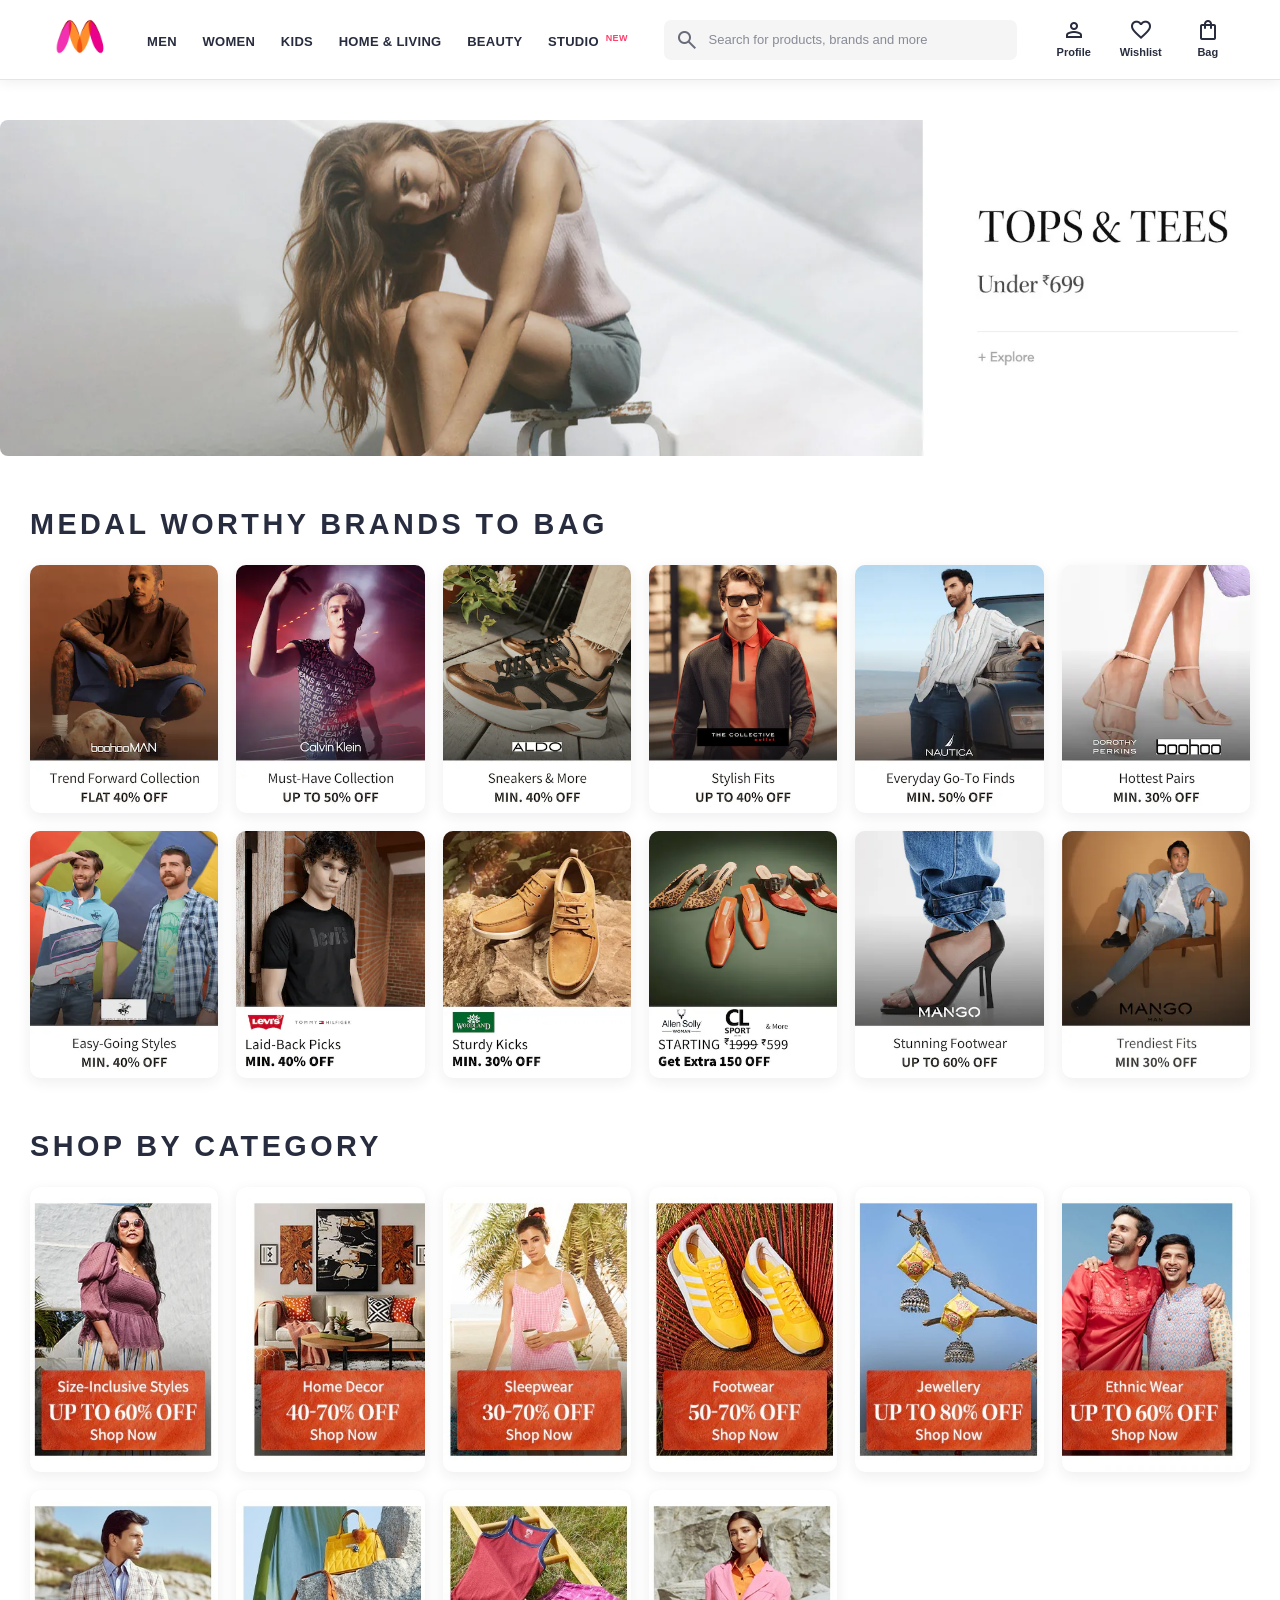
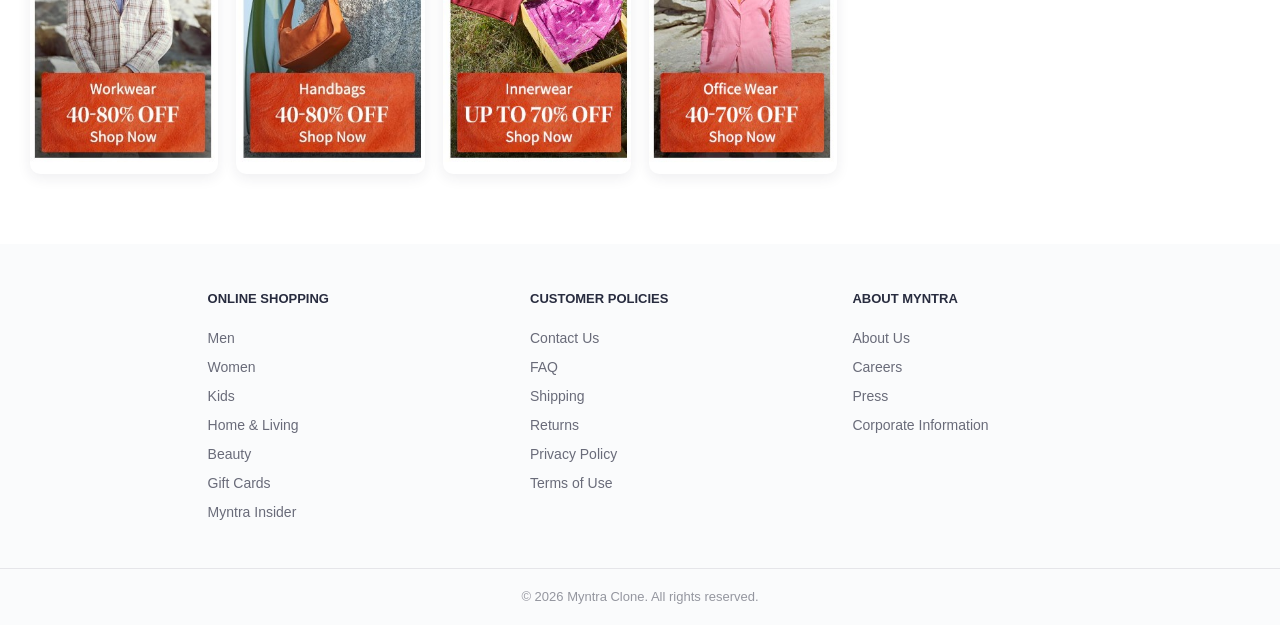
<file: Myntra_Clone/index.html>
<!DOCTYPE html>
<html lang="en">

<head>
      <!-- Set the character encoding and responsive layout for mobile screens. -->
      <meta charset="UTF-8">
      <meta name="viewport" content="width=device-width, initial-scale=1.0">

      <!-- Set the text shown in the browser tab. -->
      <title>Myntra Clone</title>

      <!-- Load the page styles from the separate CSS file. -->
      <link rel="stylesheet" href="style.css">

      <!-- Load Material Symbols for the search, profile, wishlist, and bag icons. -->
      <link rel="stylesheet"
            href="https://fonts.googleapis.com/css2?family=Material+Symbols+Outlined:opsz,wght,FILL,GRAD@20..48,100..700,0..1,-50..200">
</head>

<body>
      <!-- The header contains the logo, main navigation, search, and shopping actions. -->
      <header>
            <!-- Link the logo to the home page. -->
            <div class="logo_container">
                  <a href="#" aria-label="Myntra home">
                        <img class="myntra_home" src="images/myntra_logo.webp" alt="Myntra">
                  </a>
            </div>

            <!-- Main navigation links. -->
            <nav class="nav_bar" aria-label="Main navigation">
                  <a href="#">Men</a>
                  <a href="#">Women</a>
                  <a href="#">Kids</a>
                  <a href="#">Home &amp; Living</a>
                  <a href="#">Beauty</a>
                  <a href="#">Studio <sup>New</sup></a>
            </nav>

            <!-- Product search field. -->
            <form class="search_bar" role="search">
                  <label class="visually-hidden" for="product-search">Search products</label>
                  <span class="material-symbols-outlined search_icon" aria-hidden="true">
                        search
                  </span>
                  <input class="search_input" id="product-search" type="search"
                        placeholder="Search for products, brands and more">
            </form>

            <!-- Shortcuts to the user's profile, wishlist, and shopping bag. -->
            <div class="action_bar">
                  <a class="action_container" href="#" aria-label="Profile">
                        <span class="material-symbols-outlined action_icon" aria-hidden="true">
                              person
                        </span>
                        <span class="action_name">Profile</span>
                  </a>

                  <a class="action_container" href="#" aria-label="Wishlist">
                        <span class="material-symbols-outlined action_icon" aria-hidden="true">
                              favorite
                        </span>
                        <span class="action_name">Wishlist</span>
                  </a>

                  <a class="action_container" href="#" aria-label="Shopping bag">
                        <span class="material-symbols-outlined action_icon" aria-hidden="true">
                              shopping_bag
                        </span>
                        <span class="action_name">Bag</span>
                  </a>
            </div>
      </header>

      <!-- Main page content: promotional banner and product categories. -->
      <main>
            <p class="search_message" role="status" aria-live="polite" hidden></p>

            <!-- Main promotional banner. -->
            <section class="banner_container" aria-label="Featured promotion">
                  <img class="banner_image" src="images/banner.jpg" alt="Featured fashion promotion">
            </section>

            <!-- Promotional brand images. -->
            <section aria-labelledby="brands-heading">
                  <h1 class="category_heading" id="brands-heading">
                        Medal Worthy Brands to Bag
                  </h1>

                  <div class="category_items">
                        <a href="#" aria-label="Shop offer 1">
                              <img class="sale_item" src="images/offers/1.png" alt="Brand offer">
                        </a>
                        <a href="#" aria-label="Shop offer 2">
                              <img class="sale_item" src="images/offers/2.png" alt="Brand offer">
                        </a>
                        <a href="#" aria-label="Shop offer 3">
                              <img class="sale_item" src="images/offers/3.png" alt="Brand offer">
                        </a>
                        <a href="#" aria-label="Shop offer 4">
                              <img class="sale_item" src="images/offers/4.png" alt="Brand offer">
                        </a>
                        <a href="#" aria-label="Shop offer 5">
                              <img class="sale_item" src="images/offers/5.png" alt="Brand offer">
                        </a>
                        <a href="#" aria-label="Shop offer 6">
                              <img class="sale_item" src="images/offers/6.png" alt="Brand offer">
                        </a>
                        <a href="#" aria-label="Shop offer 7">
                              <img class="sale_item" src="images/offers/7.png" alt="Brand offer">
                        </a>
                        <a href="#" aria-label="Shop offer 8">
                              <img class="sale_item" src="images/offers/8.png" alt="Brand offer">
                        </a>
                        <a href="#" aria-label="Shop offer 9">
                              <img class="sale_item" src="images/offers/9.png" alt="Brand offer">
                        </a>
                        <a href="#" aria-label="Shop offer 10">
                              <img class="sale_item" src="images/offers/10.png" alt="Brand offer">
                        </a>
                        <a href="#" aria-label="Shop offer 11">
                              <img class="sale_item" src="images/offers/11.png" alt="Brand offer">
                        </a>
                        <a href="#" aria-label="Shop offer 12">
                              <img class="sale_item" src="images/offers/12.png" alt="Brand offer">
                        </a>
                  </div>
            </section>

            <!-- Product category images. -->
            <section aria-labelledby="categories-heading">
                  <h2 class="category_heading" id="categories-heading">
                        Shop by Category
                  </h2>

                  <div class="category_items">
                        <a href="#" aria-label="Shop category 1">
                              <img class="sale_item" src="images/catagories/1.jpg" alt="Fashion category">
                        </a>
                        <a href="#" aria-label="Shop category 2">
                              <img class="sale_item" src="images/catagories/2.jpg" alt="Fashion category">
                        </a>
                        <a href="#" aria-label="Shop category 3">
                              <img class="sale_item" src="images/catagories/3.jpg" alt="Fashion category">
                        </a>
                        <a href="#" aria-label="Shop category 4">
                              <img class="sale_item" src="images/catagories/4.jpg" alt="Fashion category">
                        </a>
                        <a href="#" aria-label="Shop category 5">
                              <img class="sale_item" src="images/catagories/5.jpg" alt="Fashion category">
                        </a>
                        <a href="#" aria-label="Shop category 6">
                              <img class="sale_item" src="images/catagories/6.jpg" alt="Fashion category">
                        </a>
                        <a href="#" aria-label="Shop category 7">
                              <img class="sale_item" src="images/catagories/7.jpg" alt="Fashion category">
                        </a>
                        <a href="#" aria-label="Shop category 8">
                              <img class="sale_item" src="images/catagories/8.jpg" alt="Fashion category">
                        </a>
                        <a href="#" aria-label="Shop category 9">
                              <img class="sale_item" src="images/catagories/9.jpg" alt="Fashion category">
                        </a>
                        <a href="#" aria-label="Shop category 10">
                              <img class="sale_item" src="images/catagories/10.jpg" alt="Fashion category">
                        </a>
                  </div>
            </section>
      </main>

      <!-- The footer contains useful shopping and company links. -->
      <footer>
            <div class="footer_container">
                  <!-- Shopping links. -->
                  <div class="footer_column">
                        <h2>Online Shopping</h2>
                        <a href="#">Men</a>
                        <a href="#">Women</a>
                        <a href="#">Kids</a>
                        <a href="#">Home &amp; Living</a>
                        <a href="#">Beauty</a>
                        <a href="#">Gift Cards</a>
                        <a href="#">Myntra Insider</a>
                  </div>

                  <!-- Customer service links. -->
                  <div class="footer_column">
                        <h2>Customer Policies</h2>
                        <a href="#">Contact Us</a>
                        <a href="#">FAQ</a>
                        <a href="#">Shipping</a>
                        <a href="#">Returns</a>
                        <a href="#">Privacy Policy</a>
                        <a href="#">Terms of Use</a>
                  </div>

                  <!-- General company links. -->
                  <div class="footer_column">
                        <h2>About Myntra</h2>
                        <a href="#">About Us</a>
                        <a href="#">Careers</a>
                        <a href="#">Press</a>
                        <a href="#">Corporate Information</a>
                  </div>
            </div>

            <hr>

            <!-- Copyright notice. -->
            <p class="copyright">
                  &copy; 2026 Myntra Clone. All rights reserved.
            </p>
      </footer>
      <script src="script.js" defer></script>
</body>

</html>
</file>
<file: Myntra_Clone/style.css>
/* =========================================================
   1. DESIGN SETTINGS
   Change these variables to update the site colors in one place.
   ========================================================= */
:root {
    --color-primary: #ff3f6c;
    --color-primary-dark: #e8325d;
    --color-purple: #6750a4;
    --color-yellow: #ffc857;
    --color-text: #282c3f;
    --color-muted: #696b79;
    --color-page: #ffffff;
    --color-soft: #f5f5f6;
    --color-footer: #fafbfc;
    --color-border: #e5e5e9;
    --shadow-header: 0 2px 12px rgb(40 44 63 / 8%);
}

/* =========================================================
   2. RESET AND BASE STYLES
   Remove default spacing and use predictable element sizing.
   ========================================================= */
* {
    box-sizing: border-box;
    margin: 0;
    padding: 0;
}

html {
    scroll-behavior: smooth;
}

body {
    background: var(--color-page);
    color: var(--color-text);
    font-family:
        Assistant, -apple-system, BlinkMacSystemFont, "Segoe UI", Roboto,
        Helvetica, Arial, sans-serif;
    line-height: 1.5;
}

/* Make images responsive and prevent extra space below them. */
img {
    display: block;
    max-width: 100%;
}

/* Keep keyboard focus visible for accessible navigation. */
a:focus-visible,
input:focus-visible {
    outline: 3px solid var(--color-purple);
    outline-offset: 3px;
}

/* Hide labels visually while keeping them available to screen readers. */
.visually-hidden {
    position: absolute;
    width: 1px;
    height: 1px;
    overflow: hidden;
    clip: rect(0, 0, 0, 0);
    white-space: nowrap;
    clip-path: inset(50%);
}

/* =========================================================
   3. HEADER
   The header holds the logo, navigation, search, and account actions.
   ========================================================= */
header {
    position: sticky;
    z-index: 10;
    top: 0;
    display: flex;
    min-height: 80px;
    align-items: center;
    justify-content: space-between;
    gap: 20px;
    padding: 0 4%;
    border-bottom: 1px solid var(--color-border);
    background: rgb(255 255 255 / 96%);
    box-shadow: var(--shadow-header);
    backdrop-filter: blur(10px);
}

/* Logo */
.logo_container {
    flex: 0 0 auto;
}

.myntra_home {
    width: auto;
    height: 45px;
    object-fit: contain;
}

/* Main navigation links */
.nav_bar {
    display: flex;
    min-width: 0;
    align-items: center;
    justify-content: center;
    gap: clamp(12px, 2vw, 28px);
}

.nav_bar a {
    position: relative;
    padding: 28px 0 24px;
    border-bottom: 4px solid transparent;
    color: var(--color-text);
    font-size: 13px;
    font-weight: 700;
    letter-spacing: 0.3px;
    text-decoration: none;
    text-transform: uppercase;
    white-space: nowrap;
    transition: color 160ms ease, border-color 160ms ease;
}

.nav_bar a:hover,
.nav_bar a:focus-visible {
    border-bottom-color: var(--color-primary);
    color: var(--color-primary);
}

.nav_bar a sup {
    margin-left: 3px;
    color: var(--color-primary);
    font-size: 9px;
}

/* Search box */
.search_bar {
    display: flex;
    width: min(30%, 360px);
    min-width: 180px;
    height: 40px;
    align-items: center;
    overflow: hidden;
    border: 1px solid transparent;
    border-radius: 7px;
    background: var(--color-soft);
    transition: border-color 160ms ease, box-shadow 160ms ease;
}

.search_bar:focus-within {
    border-color: var(--color-primary);
    box-shadow: 0 0 0 3px rgb(255 63 108 / 12%);
}

.search_icon {
    padding: 0 10px;
    color: var(--color-muted);
    font-size: 21px;
}

.search_input {
    width: 100%;
    height: 100%;
    border: 0;
    outline: 0;
    background: transparent;
    color: var(--color-text);
    font: inherit;
    font-size: 13px;
}

.search_input::placeholder {
    color: #888b96;
}

/* Profile, wishlist, and bag actions */
.action_bar {
    display: flex;
    flex: 0 0 auto;
    align-items: center;
    justify-content: center;
    gap: clamp(12px, 2vw, 25px);
}

.action_container {
    display: flex;
    min-width: 42px;
    flex-direction: column;
    align-items: center;
    gap: 2px;
    color: var(--color-text);
    text-decoration: none;
    transition: color 160ms ease, transform 160ms ease;
}

.action_container:hover {
    transform: translateY(-2px);
    color: var(--color-primary);
}

.action_icon {
    font-size: 22px;
}

.action_name {
    font-size: 11px;
    font-weight: 600;
}

/* =========================================================
   4. MAIN CONTENT AND BANNER
   ========================================================= */
main {
    width: 100%;
    margin: 0 auto;
}

.banner_container {
    margin: clamp(20px, 4vw, 40px) 0;
    overflow: hidden;
    background: linear-gradient(120deg, #fff0f4, #fff7df);
}

.banner_image {
    width: 100%;
    height: auto;
    object-fit: cover;
    transition: transform 300ms ease;
}

.banner_container:hover .banner_image {
    transform: scale(1.01);
}

/* =========================================================
   5. CATEGORY HEADINGS AND PRODUCT TILES
   ========================================================= */
.category_heading {
    margin: 50px 30px 22px;
    color: var(--color-text);
    font-size: clamp(1.25rem, 2.5vw, 1.8rem);
    font-weight: 800;
    letter-spacing: 0.12em;
    line-height: 1.3;
    text-transform: uppercase;
}

/* Arrange offer and category images in a flexible grid. */
.category_items {
    display: grid;
    grid-template-columns: repeat(auto-fit, minmax(170px, 1fr));
    gap: 18px;
    padding: 0 30px;
}

/* Each image fills its grid cell and gets a light hover effect. */
.category_items a {
    display: block;
    overflow: hidden;
    border-radius: 8px;
    background: var(--color-soft);
    box-shadow: 0 4px 14px rgb(40 44 63 / 7%);
}

.sale_item {
    width: 100%;
    height: 100%;
    min-height: 170px;
    object-fit: cover;
    transition: transform 220ms ease, filter 220ms ease;
}

.category_items a:hover .sale_item {
    transform: scale(1.04);
    filter: saturate(1.08);
}

/* =========================================================
   6. FOOTER
   ========================================================= */
footer {
    margin-top: 70px;
    background: var(--color-footer);
}

.footer_container {
    display: grid;
    grid-template-columns: repeat(3, minmax(150px, 220px));
    justify-content: center;
    gap: clamp(30px, 8vw, 110px);
    padding: 45px 5%;
}

.footer_column {
    display: flex;
    flex-direction: column;
    align-items: flex-start;
    gap: 8px;
}

.footer_column h2,
.footer_column h3 {
    margin-bottom: 12px;
    color: var(--color-text);
    font-size: 13px;
    font-weight: 800;
    text-transform: uppercase;
}

.footer_column a {
    color: var(--color-muted);
    font-size: 14px;
    text-decoration: none;
    transition: color 160ms ease;
}

.footer_column a:hover {
    color: var(--color-primary);
}

footer hr {
    height: 1px;
    border: 0;
    background: var(--color-border);
}

.copyright {
    padding: 18px 5%;
    color: #94969f;
    font-size: 13px;
    text-align: center;
}

.search_message {
    padding: 0 30px 24px;
    color: var(--color-muted);
}

[hidden] {
    display: none !important;
}

/* =========================================================
   7. TABLET LAYOUT
   Adjust spacing and allow the header to wrap on medium screens.
   ========================================================= */
@media (max-width: 1024px) {
    header {
        flex-wrap: wrap;
        justify-content: center;
        gap: 12px 24px;
        padding: 12px 3%;
    }

    .logo_container {
        margin-right: auto;
    }

    .action_bar {
        margin-left: auto;
    }

    .nav_bar {
        order: 3;
        width: 100%;
        justify-content: center;
        gap: clamp(14px, 4vw, 36px);
    }

    .nav_bar a {
        padding: 10px 0;
    }

    .search_bar {
        width: min(45%, 360px);
    }

    .category_items {
        grid-template-columns: repeat(auto-fit, minmax(145px, 1fr));
        gap: 14px;
        padding: 0 22px;
    }

    .category_heading {
        margin-left: 22px;
    }

    .search_message {
        padding: 0 22px 20px;
    }

    .sale_item {
        min-height: 145px;
    }
}

/* =========================================================
   8. MOBILE LAYOUT
   Stack header content and reduce tile spacing for small screens.
   ========================================================= */
@media (max-width: 600px) {
    header {
        gap: 12px;
        padding: 12px 16px;
    }

    .myntra_home {
        height: 38px;
    }

    .logo_container {
        margin-right: auto;
    }

    .action_bar {
        gap: 12px;
        margin-right: 0;
    }

    .action_container {
        min-width: 34px;
    }

    .action_icon {
        font-size: 20px;
    }

    .action_name {
        font-size: 10px;
    }

    .search_bar {
        order: 3;
        width: 100%;
        max-width: none;
    }

    .nav_bar {
        order: 4;
        justify-content: flex-start;
        gap: 22px;
        overflow-x: auto;
        padding: 0 0 4px;
        scrollbar-width: thin;
    }

    .nav_bar a {
        font-size: 11px;
    }

    .banner_container {
        margin: 18px 0;
    }

    .category_heading {
        margin: 32px 16px 16px;
        letter-spacing: 0.08em;
    }

    .search_message {
        padding: 0 16px 20px;
    }

    .category_items {
        grid-template-columns: repeat(2, minmax(0, 1fr));
        gap: 10px;
        padding: 0 16px;
    }

    .sale_item {
        min-height: 0;
    }

    .footer_container {
        grid-template-columns: repeat(2, minmax(0, 1fr));
        gap: 30px 20px;
        padding: 34px 20px;
    }

    .footer_column h2,
    .footer_column h3 {
        font-size: 12px;
    }

    .footer_column a {
        font-size: 13px;
    }

    .copyright {
        font-size: 12px;
    }
}

/* =========================================================
   9. INTERACTIVE HOVER AND FOCUS EFFECTS
   Add movement, color, and shadows when elements are hovered
   or reached with a keyboard.
   ========================================================= */

/* Give clickable elements smooth transitions. */
.nav_bar a,
.logo_container img,
.action_container,
.category_items a,
.sale_item,
.footer_column a,
.product_card,
.product_button {
    transition:
        color 200ms ease,
        background-color 200ms ease,
        border-color 200ms ease,
        box-shadow 250ms ease,
        transform 250ms ease,
        filter 250ms ease;
}

/* Animate a colored line beneath each navigation link. */
.nav_bar a {
    border-bottom: 0;
}

.nav_bar a::after {
    position: absolute;
    right: 50%;
    bottom: 0;
    left: 50%;
    height: 3px;
    border-radius: 3px;
    background: linear-gradient(90deg, var(--color-primary), #ff8a5b);
    content: "";
    transition: left 220ms ease, right 220ms ease;
}

.nav_bar a:hover::after,
.nav_bar a:focus-visible::after {
    right: 0;
    left: 0;
}

/* Slightly enlarge the logo on hover. */
.logo_container a {
    display: inline-block;
}

.logo_container a:hover img {
    transform: scale(1.06) rotate(-2deg);
}

/* Lift and recolor profile, wishlist, and bag links. */
.action_container:hover,
.action_container:focus-visible {
    color: var(--color-primary);
    transform: translateY(-4px);
}

.action_container:hover .action_icon,
.action_container:focus-visible .action_icon {
    filter: drop-shadow(0 4px 5px rgb(255 63 108 / 25%));
    transform: scale(1.12);
}

.action_icon {
    transition: transform 200ms ease, filter 200ms ease;
}

/* Make the search box glow when focused or hovered. */
.search_bar:hover {
    border-color: rgb(255 63 108 / 45%);
    box-shadow: 0 4px 14px rgb(255 63 108 / 10%);
}

/* Add a gentle zoom to the main banner image. */
.banner_container {
    border-radius: 8px;
}

.banner_container:hover .banner_image {
    transform: scale(1.025);
}

/* Lift category tiles and add a colorful shadow. */
.category_items a {
    position: relative;
    border-radius: 10px;
    box-shadow: 0 4px 14px rgb(40 44 63 / 8%);
}

.category_items a:hover,
.category_items a:focus-visible {
    z-index: 1;
    box-shadow:
        0 12px 26px rgb(40 44 63 / 16%),
        0 0 0 2px rgb(255 63 108 / 25%);
    transform: translateY(-6px);
}

.category_items a:hover .sale_item,
.category_items a:focus-visible .sale_item {
    filter: saturate(1.15) contrast(1.03);
    transform: scale(1.06);
}

/* Emphasize section headings when the pointer passes over them. */
.category_heading {
    transition: color 200ms ease;
}

.category_heading:hover {
    color: var(--color-primary);
}

/* Slide footer links slightly to the right on hover. */
.footer_column a:hover,
.footer_column a:focus-visible {
    color: var(--color-primary);
    transform: translateX(4px);
}

/* Add lift and a soft shadow to product cards from script.js. */
.product_card {
    transform: translateY(0);
}

.product_card:hover,
.product_card:focus-within {
    border-color: rgb(255 63 108 / 35%);
    box-shadow: 0 12px 28px rgb(40 44 63 / 14%);
    transform: translateY(-5px);
}

.product_card:hover .product_image {
    transform: scale(1.04);
}

/* Give product buttons a clear hover and pressed state. */
.product_button {
    cursor: pointer;
}

.product_button:hover,
.product_button:focus-visible {
    border-color: var(--color-primary);
    box-shadow: 0 4px 12px rgb(255 63 108 / 18%);
    transform: translateY(-2px);
}

.product_button:active {
    transform: scale(0.97);
}

.product_button_primary:hover,
.product_button_primary:focus-visible {
    border-color: var(--color-primary-dark);
    background: var(--color-primary-dark);
    color: #fff;
}

/* Keep hover movement subtle on touchscreens. */
@media (hover: none) {

    .category_items a:hover,
    .product_card:hover,
    .action_container:hover {
        transform: none;
    }
}

/* Keep animations calm for visitors who prefer reduced motion. */
@media (prefers-reduced-motion: reduce) {

    .nav_bar a::after,
    .category_items a,
    .sale_item,
    .product_card,
    .product_button,
    .action_icon {
        transition: none;
    }
}

/* Support users who prefer less animation. */
@media (prefers-reduced-motion: reduce) {

    *,
    *::before,
    *::after {
        scroll-behavior: auto !important;
        transition-duration: 0.01ms !important;
        animation-duration: 0.01ms !important;
        animation-iteration-count: 1 !important;
    }
}
</file>
